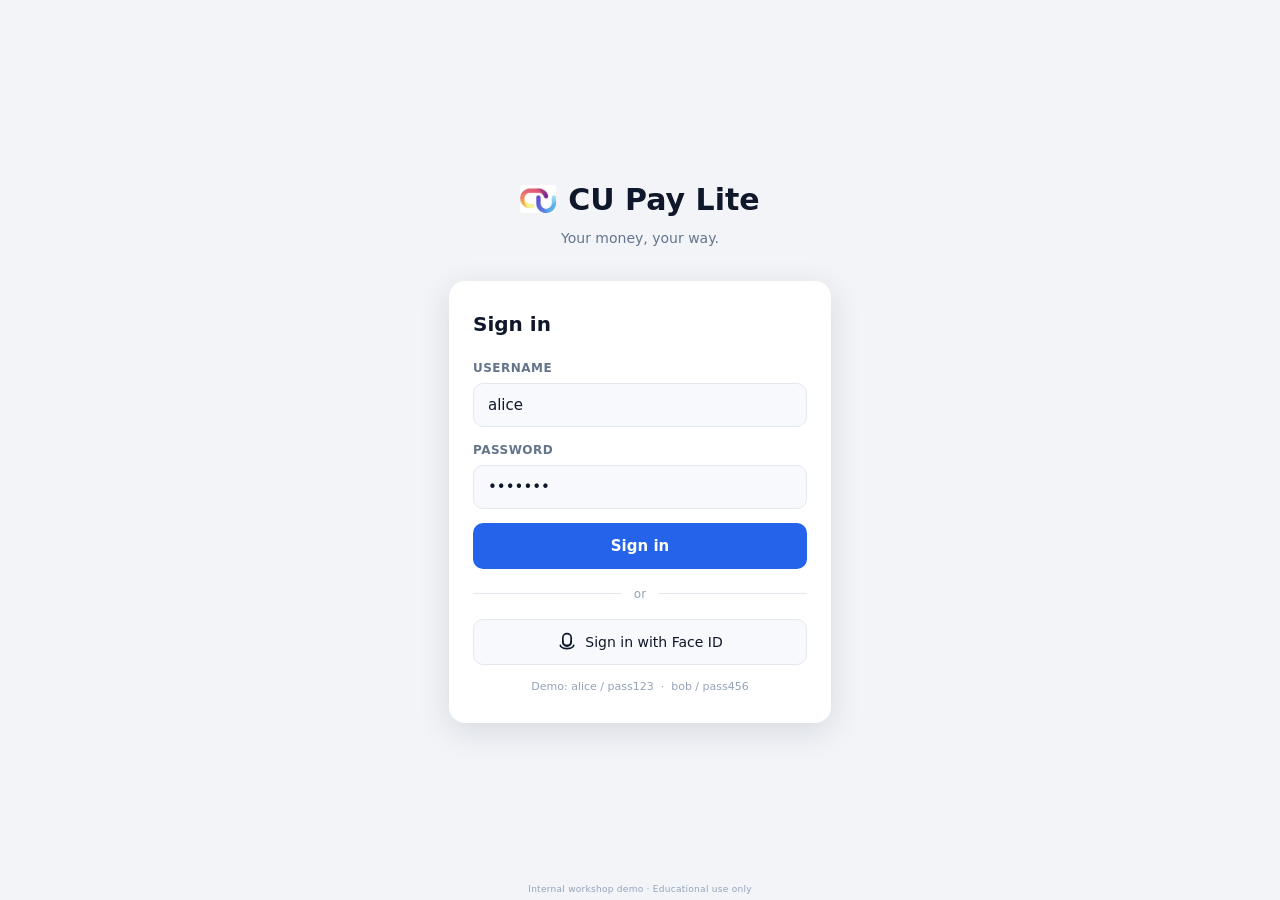
<file: target/classes/static/index.html>
<!DOCTYPE html>
<html lang="en">
<head>
  <meta charset="UTF-8" />
  <meta name="viewport" content="width=device-width, initial-scale=1.0, maximum-scale=1.0" />
  <title>CU Pay Lite</title>
  <link rel="stylesheet" href="styles.css" />
</head>
<body>

<!-- ══════════════════════════════════════════════════════════
     LOGIN SCREEN
══════════════════════════════════════════════════════════ -->
<div id="screen-login" class="screen active">
  <div class="login-wrap">
    <div class="login-logo">
      <img src="computer_union_co_ltd_logo.jpg" alt="CU Pay Lite" class="login-logo-img" />
      <span class="logo-name">CU Pay Lite</span>
    </div>
    <p class="login-tagline">Your money, your way.</p>

    <div class="login-card">
      <h2 class="login-title">Sign in</h2>

      <div id="login-error" class="login-error hidden"></div>

      <div class="field-group">
        <label class="field-label">Username</label>
        <input id="inp-user" class="field-input" type="text" placeholder="e.g. alice" autocomplete="username" />
      </div>

      <div class="field-group">
        <label class="field-label">Password</label>
        <input id="inp-pass" class="field-input" type="password" placeholder="••••••••" autocomplete="current-password" />
      </div>

      <button class="btn-primary btn-full" id="btn-login">Sign in</button>

      <div class="login-divider"><span>or</span></div>

      <button class="btn-biometric btn-full" id="btn-biometric">
        <svg xmlns="http://www.w3.org/2000/svg" width="20" height="20" viewBox="0 0 24 24" fill="none" stroke="currentColor" stroke-width="2" stroke-linecap="round" stroke-linejoin="round">
          <path d="M12 2a5 5 0 0 1 5 5v4a5 5 0 0 1-10 0V7a5 5 0 0 1 5-5z"/>
          <path d="M7 11v1a5 5 0 0 0 10 0v-1"/>
          <path d="M4 16s.5 4 8 4 8-4 8-4"/>
        </svg>
        <span>Sign in with Face ID</span>
      </button>

      <p class="login-hint">Demo: alice / pass123 &nbsp;·&nbsp; bob / pass456</p>
    </div>
  </div>
</div>

<!-- ══════════════════════════════════════════════════════════
     MAIN APP SHELL (visible after login)
══════════════════════════════════════════════════════════ -->
<div id="app-shell" class="hidden">

  <!-- TOP NAV BAR -->
  <header class="top-bar">
    <div class="top-bar-left">
      <button class="top-btn" id="btn-back" style="display:none;">
        <svg xmlns="http://www.w3.org/2000/svg" width="20" height="20" viewBox="0 0 24 24" fill="none" stroke="currentColor" stroke-width="2.5"><path d="M15 18l-6-6 6-6"/></svg>
      </button>
      <span class="top-bar-title" id="top-bar-title">CU Pay Lite</span>
    </div>
    <div class="top-bar-right">
      <button class="top-btn notif-btn" id="btn-notif">
        <svg xmlns="http://www.w3.org/2000/svg" width="20" height="20" viewBox="0 0 24 24" fill="none" stroke="currentColor" stroke-width="2"><path d="M18 8A6 6 0 0 0 6 8c0 7-3 9-3 9h18s-3-2-3-9"/><path d="M13.73 21a2 2 0 0 1-3.46 0"/></svg>
        <span class="notif-dot"></span>
      </button>
      <button class="avatar-btn" id="btn-avatar">
        <span id="avatar-initials">AL</span>
      </button>
    </div>
  </header>

  <!-- PAGE CONTAINER -->
  <main class="page-container">

    <!-- ── HOME DASHBOARD ───────────────────────────────────── -->
    <div id="screen-home" class="page active">

      <!-- GREETING CARD -->
      <div class="greeting-card">
        <div class="greeting-text">
          <p class="greeting-hi">Good morning,</p>
          <h1 class="greeting-name" id="greet-name">Alice</h1>
        </div>
        <div class="greeting-avatar" id="greet-avatar">A</div>
      </div>

      <!-- BALANCE CARD -->
      <div class="balance-card">
        <div class="balance-label">Available Balance</div>
        <div class="balance-amount" id="balance-main">$12,340.50</div>
        <div class="balance-acct" id="balance-acct">NP-0001-2024 · Current</div>
        <div class="balance-actions">
          <button class="balance-action" onclick="App.goTransfer()">
            <div class="ba-icon">↑</div>
            <span>Transfer</span>
          </button>
          <button class="balance-action" onclick="App.showToast('Pay Bill – coming soon')">
            <div class="ba-icon">⚡</div>
            <span>Pay Bill</span>
          </button>
          <button class="balance-action" onclick="App.showToast('Top Up – coming soon')">
            <div class="ba-icon">+</div>
            <span>Top Up</span>
          </button>
          <button class="balance-action" onclick="App.goPage('screen-profile')">
            <div class="ba-icon">☰</div>
            <span>More</span>
          </button>
        </div>
      </div>

      <!-- ACCOUNTS ROW -->
      <div class="section-header">
        <span class="section-title">Accounts</span>
        <span class="section-link" onclick="App.goPage('screen-cards')">See all</span>
      </div>
      <div class="accounts-row">
        <div class="account-chip active-chip">
          <div class="chip-label">Current</div>
          <div class="chip-amount" id="chip-current">$12,340.50</div>
        </div>
        <div class="account-chip">
          <div class="chip-label">Savings</div>
          <div class="chip-amount" id="chip-savings">$48,750.00</div>
        </div>
        <div class="account-chip card-chip">
          <div class="chip-label">Credit Card</div>
          <div class="chip-amount">···· 4782</div>
        </div>
      </div>

      <!-- RECENT TRANSACTIONS -->
      <div class="section-header">
        <span class="section-title">Recent Activity</span>
        <span class="section-link" onclick="App.showToast('Full history – coming soon')">See all</span>
      </div>
      <div id="txn-list" class="txn-list">
        <!-- populated by JS -->
      </div>

    </div><!-- /screen-home -->

    <!-- ── TRANSFER PAGE ─────────────────────────────────────── -->
    <div id="screen-transfer" class="page">
      <div class="form-screen">
        <h2 class="page-title">Send Money</h2>
        <p class="page-sub">Secure transfer between accounts</p>

        <div class="field-group mt20">
          <label class="field-label">From Account</label>
          <select class="field-input" id="tf-from">
            <option value="NP-0001-2024">NP-0001-2024 · Current ($12,340.50)</option>
            <option value="NP-SAV-2024">NP-SAV-2024 · Savings ($48,750.00)</option>
          </select>
        </div>

        <div class="field-group">
          <label class="field-label">Recipient Account</label>
          <input class="field-input" id="tf-to" type="text" placeholder="Account number or email" value="NP-0002-2024" />
        </div>

        <div class="field-group">
          <label class="field-label">Amount</label>
          <div class="amount-input-wrap">
            <span class="currency-prefix">$</span>
            <input class="field-input amount-input" id="tf-amount" type="number" placeholder="0.00" min="0.01" step="0.01" value="250.00" />
          </div>
        </div>

        <div class="field-group">
          <label class="field-label">Note <span class="optional">(optional)</span></label>
          <input class="field-input" id="tf-note" type="text" placeholder="e.g. Rent payment" />
        </div>

        <!-- Quick amount chips -->
        <div class="quick-amounts">
          <button class="qa-chip" onclick="App.setAmount(50)">$50</button>
          <button class="qa-chip" onclick="App.setAmount(100)">$100</button>
          <button class="qa-chip" onclick="App.setAmount(250)">$250</button>
          <button class="qa-chip" onclick="App.setAmount(500)">$500</button>
        </div>

        <button class="btn-primary btn-full mt24" id="btn-transfer">
          <span id="btn-transfer-label">Review Transfer</span>
        </button>
      </div>
    </div><!-- /screen-transfer -->

    <!-- ── TRANSFER SUCCESS PAGE ─────────────────────────────── -->
    <div id="screen-success" class="page">
      <div class="success-screen">
        <div class="success-icon">✓</div>
        <h2 class="success-title">Transfer Successful</h2>
        <p class="success-sub">Your funds have been sent securely.</p>

        <div class="success-card">
          <div class="success-row">
            <span class="sr-label">Reference</span>
            <span class="sr-value mono" id="suc-ref">—</span>
          </div>
          <div class="success-row">
            <span class="sr-label">To</span>
            <span class="sr-value" id="suc-to">—</span>
          </div>
          <div class="success-row">
            <span class="sr-label">Amount</span>
            <span class="sr-value green" id="suc-amount">—</span>
          </div>
          <div class="success-row">
            <span class="sr-label">Date &amp; Time</span>
            <span class="sr-value" id="suc-time">—</span>
          </div>
          <div class="success-row">
            <span class="sr-label">Status</span>
            <span class="sr-value green">Completed</span>
          </div>
        </div>

        <button class="btn-primary btn-full mt16" id="btn-view-slip">View E-Slip</button>
        <button class="btn-ghost btn-full mt8" onclick="App.goHome()">Back to Home</button>
      </div>
    </div><!-- /screen-success -->

    <!-- ── E-SLIP PAGE ────────────────────────────────────────── -->
    <div id="screen-slip" class="page">
      <div class="slip-screen">
        <div class="slip-header">
          <img src="computer_union_co_ltd_logo.jpg" alt="CU Pay Lite" class="slip-logo-img" />
          <div class="slip-bank-name">CU Pay Lite</div>
          <div class="slip-title">Transfer Receipt</div>
        </div>

        <div class="slip-body">
          <div class="slip-row">
            <span class="slip-label">Reference No.</span>
            <span class="slip-value mono" id="slip-ref">—</span>
          </div>
          <div class="slip-row">
            <span class="slip-label">Date &amp; Time</span>
            <span class="slip-value" id="slip-time">—</span>
          </div>
          <div class="slip-divider"></div>
          <div class="slip-row">
            <span class="slip-label">Sender Account</span>
            <span class="slip-value" id="slip-from">—</span>
          </div>
          <div class="slip-row">
            <span class="slip-label">Recipient Account</span>
            <span class="slip-value" id="slip-to">—</span>
          </div>
          <div class="slip-divider"></div>
          <div class="slip-row">
            <span class="slip-label">Amount</span>
            <span class="slip-value slip-amount" id="slip-amount">—</span>
          </div>
          <div class="slip-row">
            <span class="slip-label">Fee</span>
            <span class="slip-value">$0.00</span>
          </div>
          <div class="slip-row slip-total">
            <span class="slip-label">Total Deducted</span>
            <span class="slip-value slip-amount" id="slip-total">—</span>
          </div>
          <div class="slip-divider"></div>
          <div class="slip-row">
            <span class="slip-label">Note</span>
            <span class="slip-value" id="slip-note">—</span>
          </div>
          <div class="slip-row">
            <span class="slip-label">Issued by</span>
            <span class="slip-value" id="slip-bank">CU Pay Lite</span>
          </div>
          <div class="slip-row">
            <span class="slip-label">Verification</span>
            <span class="slip-value green">✓ Digitally Signed</span>
          </div>
        </div>

        <div class="slip-footer">
          <button class="btn-ghost btn-sm" onclick="App.showToast('Download saved')">⬇ Download</button>
          <button class="btn-ghost btn-sm" onclick="App.showToast('Shared via link')">↗ Share</button>
        </div>
      </div>
    </div><!-- /screen-slip -->

    <!-- ── CARDS / ACCOUNTS OVERVIEW ────────────────────────── -->
    <div id="screen-cards" class="page">
      <h2 class="page-title">My Accounts</h2>

      <div class="card-list">

        <div class="bank-card card-blue">
          <div class="card-type">Current Account</div>
          <div class="card-number">···· ···· ···· 2024</div>
          <div class="card-bottom">
            <div>
              <div class="card-label">Account</div>
              <div class="card-acct" id="cards-acct-1">NP-0001-2024</div>
            </div>
            <div>
              <div class="card-label">Balance</div>
              <div class="card-bal" id="cards-bal-1">$12,340.50</div>
            </div>
          </div>
        </div>

        <div class="bank-card card-dark">
          <div class="card-type">Savings Account</div>
          <div class="card-number">···· ···· ···· S024</div>
          <div class="card-bottom">
            <div>
              <div class="card-label">Account</div>
              <div class="card-acct">NP-SAV-2024</div>
            </div>
            <div>
              <div class="card-label">Balance</div>
              <div class="card-bal" id="cards-bal-2">$48,750.00</div>
            </div>
          </div>
        </div>

        <div class="bank-card card-gold">
          <div class="card-type">Credit Card</div>
          <div class="card-number">···· ···· ···· <span id="cards-card-last4">4782</span></div>
          <div class="card-bottom">
            <div>
              <div class="card-label">Card holder</div>
              <div class="card-acct" id="cards-holder">Alice Sutton</div>
            </div>
            <div>
              <div class="card-label">Expires</div>
              <div class="card-bal">12 / 27</div>
            </div>
          </div>
        </div>

      </div>

      <div class="section-header mt20">
        <span class="section-title">Add Account</span>
      </div>
      <button class="btn-ghost btn-full" onclick="App.showToast('Account linking – coming soon')">+ Link new account</button>
    </div><!-- /screen-cards -->

    <!-- ── PROFILE / SECURITY ────────────────────────────────── -->
    <div id="screen-profile" class="page">
      <div class="profile-header">
        <div class="profile-avatar" id="prof-avatar">A</div>
        <div>
          <div class="profile-name" id="prof-name">Alice Sutton</div>
          <div class="profile-tier" id="prof-tier">Gold Member</div>
        </div>
      </div>

      <div class="info-card">
        <div class="info-row">
          <span class="info-label">Full Name</span>
          <span class="info-value" id="prof-full-name">Alice Sutton</span>
        </div>
        <div class="info-row">
          <span class="info-label">Email</span>
          <span class="info-value" id="prof-email">alice.sutton@example.com</span>
        </div>
        <div class="info-row">
          <span class="info-label">Phone</span>
          <span class="info-value" id="prof-phone">+1 (555) 012-3456</span>
        </div>
        <div class="info-row">
          <span class="info-label">Account No.</span>
          <span class="info-value" id="prof-acct">NP-0001-2024</span>
        </div>
        <div class="info-row">
          <span class="info-label">Last Login</span>
          <span class="info-value" id="prof-last-login">—</span>
        </div>
      </div>

      <div class="section-header mt20">
        <span class="section-title">Security</span>
      </div>
      <div class="info-card">
        <div class="info-row">
          <span class="info-label">Registered Device</span>
          <span class="info-value green" id="prof-device">iPhone 15 Pro</span>
        </div>
        <div class="info-row">
          <span class="info-label">Face ID</span>
          <span class="info-value green">Enabled</span>
        </div>
        <div class="info-row">
          <span class="info-label">Two-Factor Auth</span>
          <span class="info-value green">Active</span>
        </div>
        <div class="info-row">
          <span class="info-label">Security Score</span>
          <span class="info-value">
            <span class="score-badge">84 / 100</span>
          </span>
        </div>
      </div>

      <button class="btn-ghost btn-full mt16" onclick="App.goPage('screen-devices')">Manage Devices</button>
      <button class="btn-danger btn-full mt8" id="btn-logout">Sign Out</button>
    </div><!-- /screen-profile -->

    <!-- ── DEVICES ─────────────────────────────────────────────── -->
    <div id="screen-devices" class="page">
      <h2 class="page-title">Registered Devices</h2>
      <p class="page-sub">Devices allowed to access your account.</p>

      <div id="device-list" class="device-list">
        <!-- populated by JS -->
      </div>

      <button class="btn-primary btn-full mt20" id="btn-register-device">
        + Register This Device
      </button>
    </div><!-- /screen-devices -->

    <!-- ── NOTIFICATIONS ─────────────────────────────────────── -->
    <div id="screen-notif" class="page">
      <h2 class="page-title">Notifications</h2>
      <div id="notif-list" class="notif-list">
        <!-- populated by JS -->
      </div>
    </div><!-- /screen-notif -->

  </main><!-- /page-container -->

  <!-- BOTTOM NAV -->
  <nav class="bottom-nav">
    <button class="nav-item active" data-target="screen-home" id="nav-home">
      <svg xmlns="http://www.w3.org/2000/svg" width="22" height="22" viewBox="0 0 24 24" fill="none" stroke="currentColor" stroke-width="2"><path d="M3 9l9-7 9 7v11a2 2 0 0 1-2 2H5a2 2 0 0 1-2-2z"/><polyline points="9 22 9 12 15 12 15 22"/></svg>
      <span>Home</span>
    </button>
    <button class="nav-item" data-target="screen-cards" id="nav-cards">
      <svg xmlns="http://www.w3.org/2000/svg" width="22" height="22" viewBox="0 0 24 24" fill="none" stroke="currentColor" stroke-width="2"><rect x="1" y="4" width="22" height="16" rx="2" ry="2"/><line x1="1" y1="10" x2="23" y2="10"/></svg>
      <span>Accounts</span>
    </button>
    <button class="nav-item nav-transfer" onclick="App.goTransfer()">
      <div class="nav-fab">
        <svg xmlns="http://www.w3.org/2000/svg" width="22" height="22" viewBox="0 0 24 24" fill="none" stroke="currentColor" stroke-width="2.5"><line x1="12" y1="5" x2="12" y2="19"/><polyline points="19 12 12 5 5 12"/></svg>
      </div>
      <span>Transfer</span>
    </button>
    <button class="nav-item" data-target="screen-notif" id="nav-notif">
      <svg xmlns="http://www.w3.org/2000/svg" width="22" height="22" viewBox="0 0 24 24" fill="none" stroke="currentColor" stroke-width="2"><path d="M18 8A6 6 0 0 0 6 8c0 7-3 9-3 9h18s-3-2-3-9"/><path d="M13.73 21a2 2 0 0 1-3.46 0"/></svg>
      <span>Alerts</span>
    </button>
    <button class="nav-item" data-target="screen-profile" id="nav-profile">
      <svg xmlns="http://www.w3.org/2000/svg" width="22" height="22" viewBox="0 0 24 24" fill="none" stroke="currentColor" stroke-width="2"><path d="M20 21v-2a4 4 0 0 0-4-4H8a4 4 0 0 0-4 4v2"/><circle cx="12" cy="7" r="4"/></svg>
      <span>Profile</span>
    </button>
  </nav>

</div><!-- /app-shell -->

<!-- TOAST NOTIFICATION -->
<div id="toast" class="toast hidden"></div>

<!-- Subtle workshop footer (operator-only context) -->
<div class="workshop-badge">
  Internal workshop demo · Educational use only
</div>

<script src="app.js?v=2"></script>
</body>
</html>
</file>
<file: target/classes/static/styles.css>
/* ════════════════════════════════════════════════════════════════
   NovaPay Mobile Banking – Design System
   Designed to feel like a real retail mobile banking app.
════════════════════════════════════════════════════════════════ */

/* ── Reset & Base ─────────────────────────────────────────────── */
*, *::before, *::after { box-sizing: border-box; margin: 0; padding: 0; }

:root {
  --bg:          #f2f4f8;
  --surface:     #ffffff;
  --surface2:    #f7f9fc;
  --border:      #e4e8ef;
  --text:        #0f172a;
  --text2:       #64748b;
  --text3:       #94a3b8;
  --blue:        #2563eb;
  --blue-dark:   #1d4ed8;
  --blue-light:  #eff6ff;
  --green:       #16a34a;
  --green-light: #f0fdf4;
  --gold:        #b45309;
  --gold-light:  #fffbeb;
  --red:         #dc2626;
  --radius:      16px;
  --radius-sm:   10px;
  --radius-xs:   6px;
  --shadow:      0 2px 12px rgba(15,23,42,.08);
  --shadow-lg:   0 8px 32px rgba(15,23,42,.12);
  --font:        -apple-system, "SF Pro Display", "Segoe UI", system-ui, sans-serif;
  --max-w:       430px;
}

html, body {
  font-family: var(--font);
  background: var(--bg);
  color: var(--text);
  font-size: 15px;
  line-height: 1.5;
  min-height: 100vh;
  -webkit-font-smoothing: antialiased;
}

/* ── Layout Shell ─────────────────────────────────────────────── */
#screen-login { min-height: 100vh; display: flex; }

#app-shell {
  display: flex;
  flex-direction: column;
  height: 100vh;
  max-width: var(--max-w);
  margin: 0 auto;
  background: var(--bg);
  position: relative;
  overflow: hidden;
}

.page-container {
  flex: 1;
  overflow-y: auto;
  overflow-x: hidden;
  padding: 0 0 80px 0;
  scroll-behavior: smooth;
}
.page-container::-webkit-scrollbar { display: none; }

/* ── Screen visibility ────────────────────────────────────────── */
.screen { display: none; }
.screen.active { display: flex; }
.page { display: none; padding: 0 16px 16px; }
.page.active { display: block; }
.hidden { display: none !important; }

/* ── Top Bar ──────────────────────────────────────────────────── */
.top-bar {
  display: flex;
  align-items: center;
  justify-content: space-between;
  padding: 14px 16px;
  background: var(--surface);
  border-bottom: 1px solid var(--border);
  z-index: 10;
  flex-shrink: 0;
}
.top-bar-left { display: flex; align-items: center; gap: 8px; }
.top-bar-title { font-size: 18px; font-weight: 700; color: var(--blue); }
.top-bar-right { display: flex; align-items: center; gap: 8px; }
.top-btn {
  background: none; border: none; cursor: pointer;
  color: var(--text2); padding: 6px; border-radius: 50%;
  display: flex; align-items: center; justify-content: center;
  transition: background .15s;
}
.top-btn:hover { background: var(--blue-light); color: var(--blue); }
.notif-btn { position: relative; }
.notif-dot {
  position: absolute; top: 6px; right: 6px;
  width: 8px; height: 8px; border-radius: 50%;
  background: #ef4444; border: 2px solid white;
}
.avatar-btn {
  width: 34px; height: 34px; border-radius: 50%;
  background: var(--blue); border: none; cursor: pointer;
  display: flex; align-items: center; justify-content: center;
  font-size: 13px; font-weight: 700; color: white;
}

/* ── Bottom Navigation ────────────────────────────────────────── */
.bottom-nav {
  position: absolute; bottom: 0; left: 0; right: 0;
  display: flex; align-items: flex-end;
  background: var(--surface);
  border-top: 1px solid var(--border);
  padding: 6px 0 max(8px, env(safe-area-inset-bottom));
  z-index: 10;
}
.nav-item {
  flex: 1; display: flex; flex-direction: column;
  align-items: center; gap: 3px;
  background: none; border: none; cursor: pointer;
  font-size: 10px; color: var(--text3); padding: 4px 0;
  transition: color .15s;
}
.nav-item.active, .nav-item:hover { color: var(--blue); }
.nav-item svg { stroke: currentColor; }
.nav-transfer { position: relative; }
.nav-fab {
  width: 52px; height: 52px; border-radius: 50%;
  background: var(--blue); display: flex; align-items: center;
  justify-content: center; margin-top: -18px;
  box-shadow: 0 4px 14px rgba(37,99,235,.45);
  color: white;
}
.nav-fab svg { stroke: white; }

/* ── LOGIN SCREEN ────────────────────────────────────────────── */
.login-wrap {
  flex: 1; display: flex; flex-direction: column;
  align-items: center; justify-content: center;
  padding: 32px 24px;
  max-width: var(--max-w); margin: 0 auto; width: 100%;
}
.login-logo {
  display: flex; align-items: center; gap: 12px; margin-bottom: 6px;
}
.logo-mark {
  width: 52px; height: 52px; border-radius: 16px;
  background: var(--blue); color: white;
  font-size: 26px; font-weight: 900;
  display: flex; align-items: center; justify-content: center;
  box-shadow: 0 4px 16px rgba(37,99,235,.35);
}
.login-logo-img {
  width: 36px; height: 36px; object-fit: contain; border-radius: 8px;
}
.logo-name { font-size: 30px; font-weight: 800; color: var(--text); }
.login-tagline { color: var(--text2); font-size: 14px; margin-bottom: 32px; }

.login-card {
  background: var(--surface); border-radius: var(--radius);
  padding: 28px 24px; width: 100%;
  box-shadow: var(--shadow-lg);
}
.login-title { font-size: 20px; font-weight: 700; margin-bottom: 20px; }
.login-error {
  background: #fef2f2; border: 1px solid #fecaca;
  color: var(--red); border-radius: var(--radius-xs);
  padding: 10px 14px; font-size: 13px; margin-bottom: 14px;
}
.login-divider {
  display: flex; align-items: center; gap: 12px;
  margin: 16px 0; color: var(--text3); font-size: 12px;
}
.login-divider::before, .login-divider::after {
  content: ''; flex: 1; height: 1px; background: var(--border);
}
.login-hint { font-size: 11px; color: var(--text3); text-align: center; margin-top: 14px; }

/* ── Fields ───────────────────────────────────────────────────── */
.field-group { margin-bottom: 14px; }
.field-label { display: block; font-size: 12px; font-weight: 600; color: var(--text2); margin-bottom: 6px; text-transform: uppercase; letter-spacing: .04em; }
.field-input {
  width: 100%; padding: 12px 14px; border-radius: var(--radius-sm);
  border: 1.5px solid var(--border); background: var(--surface2);
  font-size: 15px; color: var(--text); font-family: var(--font);
  transition: border-color .15s, box-shadow .15s; outline: none;
  appearance: none;
}
.field-input:focus { border-color: var(--blue); box-shadow: 0 0 0 3px rgba(37,99,235,.12); background: white; }
.field-input::placeholder { color: var(--text3); }
.optional { font-weight: 400; text-transform: none; letter-spacing: 0; font-size: 11px; }

.amount-input-wrap { position: relative; }
.currency-prefix {
  position: absolute; left: 14px; top: 50%; transform: translateY(-50%);
  font-size: 16px; color: var(--text2); font-weight: 600; pointer-events: none;
}
.amount-input { padding-left: 28px; font-size: 22px; font-weight: 700; }

/* ── Buttons ──────────────────────────────────────────────────── */
.btn-primary {
  background: var(--blue); color: white; border: none;
  border-radius: var(--radius-sm); padding: 14px 20px;
  font-size: 15px; font-weight: 600; cursor: pointer;
  font-family: var(--font); transition: background .15s, transform .1s;
  display: flex; align-items: center; justify-content: center; gap: 8px;
}
.btn-primary:hover { background: var(--blue-dark); }
.btn-primary:active { transform: scale(.98); }
.btn-primary:disabled { opacity: .5; cursor: not-allowed; }

.btn-ghost {
  background: none; color: var(--blue); border: 1.5px solid var(--blue);
  border-radius: var(--radius-sm); padding: 12px 20px;
  font-size: 15px; font-weight: 600; cursor: pointer;
  font-family: var(--font); transition: background .15s;
  display: flex; align-items: center; justify-content: center; gap: 8px;
}
.btn-ghost:hover { background: var(--blue-light); }

.btn-biometric {
  background: var(--surface2); color: var(--text);
  border: 1.5px solid var(--border); border-radius: var(--radius-sm);
  padding: 12px 20px; font-size: 14px; font-weight: 500;
  cursor: pointer; font-family: var(--font);
  display: flex; align-items: center; justify-content: center; gap: 8px;
  transition: border-color .15s;
}
.btn-biometric:hover { border-color: var(--blue); }

.btn-danger {
  background: none; color: var(--red); border: 1.5px solid var(--red);
  border-radius: var(--radius-sm); padding: 12px 20px;
  font-size: 15px; font-weight: 600; cursor: pointer;
  font-family: var(--font);
  display: flex; align-items: center; justify-content: center;
}
.btn-danger:hover { background: #fef2f2; }

.btn-sm { padding: 9px 16px; font-size: 13px; }
.btn-full { width: 100%; }

/* ── Spacing helpers ──────────────────────────────────────────── */
.mt8  { margin-top: 8px; }
.mt16 { margin-top: 16px; }
.mt20 { margin-top: 20px; }
.mt24 { margin-top: 24px; }

/* ── HOME – Greeting ─────────────────────────────────────────── */
.greeting-card {
  display: flex; align-items: center; justify-content: space-between;
  padding: 20px 0 8px;
}
.greeting-hi { font-size: 13px; color: var(--text2); margin-bottom: 2px; }
.greeting-name { font-size: 24px; font-weight: 800; }
.greeting-avatar {
  width: 46px; height: 46px; border-radius: 50%;
  background: var(--blue); color: white;
  font-size: 18px; font-weight: 700;
  display: flex; align-items: center; justify-content: center;
}

/* ── HOME – Balance Card ─────────────────────────────────────── */
.balance-card {
  background: linear-gradient(135deg, #1e40af 0%, #2563eb 50%, #3b82f6 100%);
  border-radius: var(--radius); padding: 24px;
  color: white; margin-bottom: 20px;
  box-shadow: 0 6px 24px rgba(37,99,235,.35);
}
.balance-label { font-size: 12px; opacity: .8; text-transform: uppercase; letter-spacing: .06em; margin-bottom: 6px; }
.balance-amount { font-size: 36px; font-weight: 800; letter-spacing: -.5px; margin-bottom: 4px; }
.balance-acct { font-size: 12px; opacity: .7; margin-bottom: 20px; }

.balance-actions { display: flex; gap: 8px; }
.balance-action {
  flex: 1; background: rgba(255,255,255,.18); border: 1px solid rgba(255,255,255,.25);
  border-radius: var(--radius-sm); padding: 10px 6px 8px;
  color: white; cursor: pointer; display: flex; flex-direction: column;
  align-items: center; gap: 5px; font-size: 11px; font-family: var(--font);
  transition: background .15s;
}
.balance-action:hover { background: rgba(255,255,255,.28); }
.ba-icon { font-size: 18px; font-weight: 700; line-height: 1; }

/* ── HOME – Account Chips ────────────────────────────────────── */
.accounts-row { display: flex; gap: 10px; margin-bottom: 20px; overflow-x: auto; padding-bottom: 4px; }
.accounts-row::-webkit-scrollbar { display: none; }
.account-chip {
  flex-shrink: 0; background: var(--surface); border: 1.5px solid var(--border);
  border-radius: var(--radius-sm); padding: 12px 16px; min-width: 120px;
  transition: border-color .15s;
}
.account-chip:hover { border-color: var(--blue); }
.active-chip { border-color: var(--blue); background: var(--blue-light); }
.chip-label { font-size: 11px; color: var(--text2); margin-bottom: 4px; font-weight: 500; }
.chip-amount { font-size: 14px; font-weight: 700; }

/* ── Section header ──────────────────────────────────────────── */
.section-header { display: flex; justify-content: space-between; align-items: center; margin-bottom: 10px; }
.section-title { font-size: 16px; font-weight: 700; }
.section-link { font-size: 13px; color: var(--blue); cursor: pointer; }
.section-link:hover { text-decoration: underline; }

/* ── Transaction List ────────────────────────────────────────── */
.txn-list { display: flex; flex-direction: column; gap: 2px; }
.txn-item {
  display: flex; align-items: center; gap: 14px;
  background: var(--surface); border-radius: var(--radius-sm);
  padding: 13px 14px; transition: background .15s; cursor: pointer;
}
.txn-item:hover { background: var(--blue-light); }
.txn-icon {
  width: 42px; height: 42px; border-radius: 12px;
  display: flex; align-items: center; justify-content: center;
  font-size: 18px; flex-shrink: 0;
}
.icon-debit  { background: #fef2f2; }
.icon-credit { background: var(--green-light); }
.txn-desc { flex: 1; min-width: 0; }
.txn-name { font-size: 14px; font-weight: 600; white-space: nowrap; overflow: hidden; text-overflow: ellipsis; }
.txn-cat  { font-size: 12px; color: var(--text2); margin-top: 1px; }
.txn-right { text-align: right; flex-shrink: 0; }
.txn-amount { font-size: 14px; font-weight: 700; }
.txn-amount.positive { color: var(--green); }
.txn-amount.negative { color: var(--text); }
.txn-date { font-size: 11px; color: var(--text3); margin-top: 1px; }

/* ── Page titles ─────────────────────────────────────────────── */
.page-title { font-size: 22px; font-weight: 800; margin-bottom: 4px; padding-top: 20px; }
.page-sub   { font-size: 13px; color: var(--text2); margin-bottom: 0; }

/* ── Transfer Form ───────────────────────────────────────────── */
.form-screen { max-width: 100%; }

.quick-amounts { display: flex; gap: 8px; margin-top: 10px; }
.qa-chip {
  flex: 1; background: var(--surface2); border: 1.5px solid var(--border);
  border-radius: var(--radius-xs); padding: 8px;
  font-size: 13px; font-weight: 600; cursor: pointer; color: var(--text);
  font-family: var(--font); transition: border-color .15s, background .15s;
}
.qa-chip:hover { border-color: var(--blue); background: var(--blue-light); color: var(--blue); }

/* ── Transfer Success ────────────────────────────────────────── */
.success-screen { display: flex; flex-direction: column; align-items: center; padding: 20px 0; }
.success-icon {
  width: 72px; height: 72px; border-radius: 50%;
  background: var(--green-light); border: 3px solid var(--green);
  color: var(--green); font-size: 36px; font-weight: 700;
  display: flex; align-items: center; justify-content: center;
  margin: 20px 0 16px;
}
.success-title { font-size: 22px; font-weight: 800; margin-bottom: 6px; }
.success-sub   { font-size: 14px; color: var(--text2); margin-bottom: 24px; text-align: center; }

.success-card {
  width: 100%; background: var(--surface); border-radius: var(--radius);
  border: 1px solid var(--border); overflow: hidden;
}
.success-row {
  display: flex; justify-content: space-between; align-items: center;
  padding: 13px 16px; border-bottom: 1px solid var(--border);
}
.success-row:last-child { border-bottom: none; }
.sr-label { font-size: 13px; color: var(--text2); }
.sr-value  { font-size: 13px; font-weight: 600; }
.sr-value.green { color: var(--green); }
.mono { font-family: 'SF Mono', 'Cascadia Code', 'Consolas', monospace; font-size: 12px; }

/* ── E-Slip ──────────────────────────────────────────────────── */
.slip-screen {
  background: var(--surface); border-radius: var(--radius);
  border: 1px solid var(--border); overflow: hidden;
  margin-top: 20px; box-shadow: var(--shadow-lg);
}
.slip-header {
  background: linear-gradient(135deg, #1e40af 0%, #2563eb 100%);
  color: white; padding: 24px; text-align: center;
}
.slip-bank-logo {
  width: 44px; height: 44px; border-radius: 14px;
  background: rgba(255,255,255,.2); color: white;
  font-size: 22px; font-weight: 900;
  display: flex; align-items: center; justify-content: center;
  margin: 0 auto 8px;
}
.slip-logo-img {
  width: 56px; height: 56px; object-fit: contain;
  border-radius: 14px; background: white;
  padding: 4px; margin: 0 auto 8px; display: block;
}
.slip-bank-name { font-size: 16px; font-weight: 700; margin-bottom: 2px; }
.slip-title { font-size: 12px; opacity: .8; text-transform: uppercase; letter-spacing: .08em; }

.slip-body { padding: 4px 0; }
.slip-row {
  display: flex; justify-content: space-between;
  padding: 11px 20px; border-bottom: 1px solid var(--border);
}
.slip-row:last-child { border-bottom: none; }
.slip-label { font-size: 12px; color: var(--text2); }
.slip-value { font-size: 13px; font-weight: 600; text-align: right; max-width: 55%; word-break: break-all; }
.slip-amount { font-size: 16px; font-weight: 800; color: var(--blue); }
.slip-total { background: var(--blue-light); }
.slip-divider { height: 6px; background: var(--bg); }

.slip-footer {
  display: flex; gap: 10px; padding: 16px 20px;
  border-top: 1px solid var(--border); background: var(--surface2);
}
.slip-footer .btn-ghost { flex: 1; }

/* ── Bank Cards ──────────────────────────────────────────────── */
.card-list { display: flex; flex-direction: column; gap: 16px; margin-top: 20px; }
.bank-card {
  border-radius: var(--radius); padding: 24px 22px;
  color: white; position: relative; overflow: hidden;
  box-shadow: 0 6px 20px rgba(0,0,0,.18);
}
.bank-card::before {
  content: ''; position: absolute; right: -30px; top: -30px;
  width: 160px; height: 160px; border-radius: 50%;
  background: rgba(255,255,255,.08);
}
.bank-card::after {
  content: ''; position: absolute; right: 20px; top: 50px;
  width: 100px; height: 100px; border-radius: 50%;
  background: rgba(255,255,255,.06);
}
.card-blue  { background: linear-gradient(135deg, #1e40af, #3b82f6); }
.card-dark  { background: linear-gradient(135deg, #0f172a, #1e293b); }
.card-gold  { background: linear-gradient(135deg, #92400e, #b45309); }
.card-type   { font-size: 12px; opacity: .75; text-transform: uppercase; letter-spacing: .06em; margin-bottom: 18px; }
.card-number { font-size: 18px; font-weight: 600; letter-spacing: .2em; margin-bottom: 20px; font-family: 'SF Mono', 'Consolas', monospace; }
.card-bottom { display: flex; justify-content: space-between; align-items: flex-end; }
.card-label  { font-size: 10px; opacity: .7; text-transform: uppercase; letter-spacing: .06em; margin-bottom: 3px; }
.card-acct   { font-size: 13px; font-weight: 600; }
.card-bal    { font-size: 16px; font-weight: 800; }

/* ── Profile ─────────────────────────────────────────────────── */
.profile-header {
  display: flex; align-items: center; gap: 16px;
  padding: 20px 0 16px;
}
.profile-avatar {
  width: 64px; height: 64px; border-radius: 50%;
  background: var(--blue); color: white;
  font-size: 26px; font-weight: 700;
  display: flex; align-items: center; justify-content: center;
  box-shadow: 0 4px 14px rgba(37,99,235,.35);
  flex-shrink: 0;
}
.profile-name { font-size: 20px; font-weight: 800; }
.profile-tier { font-size: 13px; color: var(--gold); font-weight: 600; margin-top: 2px; }

.info-card {
  background: var(--surface); border-radius: var(--radius);
  border: 1px solid var(--border); overflow: hidden;
}
.info-row {
  display: flex; justify-content: space-between; align-items: center;
  padding: 13px 16px; border-bottom: 1px solid var(--border);
}
.info-row:last-child { border-bottom: none; }
.info-label { font-size: 13px; color: var(--text2); }
.info-value { font-size: 13px; font-weight: 600; text-align: right; }
.info-value.green { color: var(--green); }
.score-badge {
  background: var(--green-light); color: var(--green);
  border-radius: 20px; padding: 2px 10px; font-size: 12px; font-weight: 700;
}

/* ── Devices ─────────────────────────────────────────────────── */
.device-list { display: flex; flex-direction: column; gap: 10px; margin-top: 16px; }
.device-item {
  display: flex; align-items: center; gap: 14px;
  background: var(--surface); border-radius: var(--radius-sm);
  padding: 14px 16px; border: 1px solid var(--border);
}
.device-icon {
  width: 44px; height: 44px; border-radius: 12px;
  background: var(--blue-light); color: var(--blue);
  display: flex; align-items: center; justify-content: center;
  font-size: 22px; flex-shrink: 0;
}
.device-info { flex: 1; }
.device-name  { font-size: 14px; font-weight: 700; }
.device-meta  { font-size: 12px; color: var(--text2); margin-top: 1px; }
.device-badge {
  background: var(--green-light); color: var(--green);
  border-radius: 20px; padding: 3px 10px; font-size: 11px; font-weight: 700;
}

/* ── Notifications ───────────────────────────────────────────── */
.notif-list { display: flex; flex-direction: column; gap: 8px; margin-top: 16px; }
.notif-item {
  display: flex; align-items: flex-start; gap: 14px;
  background: var(--surface); border-radius: var(--radius-sm);
  padding: 14px 16px; border: 1px solid var(--border);
}
.notif-dot-icon {
  width: 38px; height: 38px; border-radius: 50%;
  display: flex; align-items: center; justify-content: center;
  font-size: 18px; flex-shrink: 0;
}
.notif-info { flex: 1; }
.notif-text { font-size: 14px; font-weight: 500; }
.notif-time { font-size: 12px; color: var(--text3); margin-top: 2px; }

/* ── Toast ───────────────────────────────────────────────────── */
.toast {
  position: fixed; bottom: 96px; left: 50%; transform: translateX(-50%);
  background: #0f172a; color: white; padding: 11px 22px;
  border-radius: 24px; font-size: 13px; font-weight: 500;
  white-space: nowrap; z-index: 9999;
  box-shadow: 0 4px 16px rgba(0,0,0,.25);
  animation: toast-in .2s ease;
}
@keyframes toast-in {
  from { opacity: 0; transform: translateX(-50%) translateY(8px); }
  to   { opacity: 1; transform: translateX(-50%) translateY(0); }
}

/* ── Workshop Badge ──────────────────────────────────────────── */
.workshop-badge {
  position: fixed; bottom: 4px; left: 0; right: 0;
  text-align: center; font-size: 9px; color: var(--text3);
  pointer-events: none; z-index: 1;
  letter-spacing: .03em;
}

/* ── Loading Spinner ─────────────────────────────────────────── */
.spinner {
  width: 18px; height: 18px; border-radius: 50%;
  border: 2px solid rgba(255,255,255,.4); border-top-color: white;
  animation: spin .6s linear infinite; display: inline-block;
}
@keyframes spin { to { transform: rotate(360deg); } }

/* ── Green helper ────────────────────────────────────────────── */
.green { color: var(--green); }
</file>
